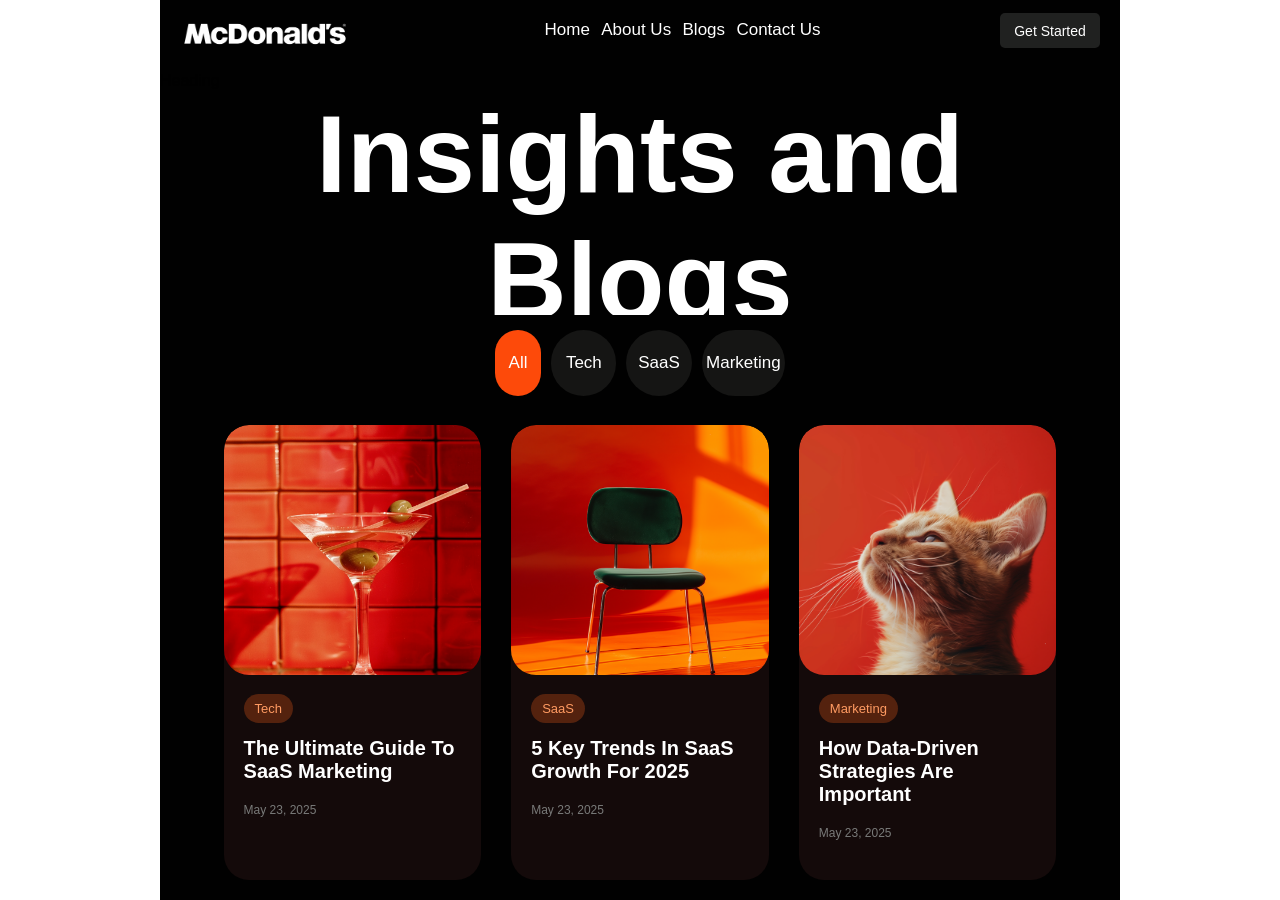
<file: index.html>
<!DOCTYPE html>
<html lang="en">

<head>
    <meta charset="UTF-8">
    <meta name="viewport" content="width=device-width, initial-scale=1.0">
    <title>Document</title>
    <link rel="stylesheet" href="style.css">
</head>

<body>
    <div class="main">
        <div class="nav">
            <div class="logo">
                <img src="./logo.png" alt="">
            </div>
            <div class="menu">
                <p class="home">Home</p>
                <p class="aboutus">About Us</p>
                <p class="blogs">Blogs</p>
                <p class="contactus">Contact Us</p>
            </div>
            <button class="getstarted">Get Started</button>
        </div>
        <div class="heading">Heading
            <h1>Insights and Blogs</h1>
        </div>
        <div class="buttons">
            <button class="btn1">All</button>
            <button class="btn2">Tech</button>
            <button class="btn3">SaaS</button>
            <button class="btn4">Marketing</button>
        </div>
        <div class="cards">
            <div class="card1">
                <img src="./glass.png" alt="">

                <div class="card-content">
                    <span>Tech</span>

                    <h2>The Ultimate Guide To SaaS Marketing</h2>

                    <p>May 23, 2025</p>
                </div>
            </div>
            <div class="card2">
                <img src="/chair.png" alt="">

                <div class="card-content">
                    <span>SaaS</span>

                    <h2>5 Key Trends In SaaS Growth For 2025</h2>

                    <p>May 23, 2025</p>
                </div>
            </div>
            <div class="card3">
                <img src="./cat.png" alt="">

                <div class="card-content">
                    <span>Marketing</span>

                    <h2>How Data-Driven <br> Strategies Are Important</h2>

                    <p>May 23, 2025</p>
                </div>
            </div>
        </div>

    </div>


</body>


</html>
</file>
<file: style.css>
* {
  margin: 0;
  padding: 0;
  box-sizing: border-box;
}

html,
body {
  height: 100%;
  width: 100%;
  font-family: Arial, sans-serif;
}
.main {
  height: 100%;
  width: 75%;
  margin: 0 auto;
  display: flex;
  flex-direction: column;
}
.logo img {
  height: 50px;
  width: 200px;
  margin-top: -11px;
  margin-left: -15px;
  object-fit: cover;
}
.nav {
  height: 8%;
  width: 100%;
  background-color: #010101;
  display: flex;
  justify-content: space-between;
  padding: 20px;
}
.menu {
  display: flex;
  width: 30%;
  justify-content: space-between;
}

.menu p {
  color: #ffffff;
  font-size: 17px;
  font-weight: 540;
}

.getstarted {
  background-color: #202120;
  border: none;
  height: 35px;
  width: 100px;
  color: #ffffff;
  border-radius: 5px;
  font-size: 14px;
  font-weight: 540;
  margin-top: -7px;
}

.heading {
  height: 27%;
  width: 100%;
  background-color: #010101;
}

.heading h1 {
  font-size: 110px;
  color: #ffffff;
  text-align: center;
  background-color: #010101;
}
.buttons {
  height: 10%;
  width: 100%;
  background-color: #010101;
  display: flex;
  justify-content: center;
  gap: 10px;
  padding: 15px;
}

.btn1,
.btn2,
.btn3,
.btn4 {
  background-color: #151514;
  border: none;
  border-radius: 50px;
  font-size: 17px;
  font-weight: 540;
}
.btn1 {
  background-color: #fd4a0a;
  height: 110%;
  width: 5%;
  color: #fff;
}
.btn2 {
  height: 110%;
  width: 7%;
  color: #fff;
}
.btn3 {
  height: 110%;
  width: 7%;
  color: #fff;
}
.btn4 {
  height: 110%;
  width: 9%;
  color: #fff;
}

.cards {
  height: 55%;
  width: 100%;
  background-color: #010101;
  display: flex;
  justify-content: center;
  gap: 30px;
  padding: 20px;
}

.card1,
.card2,
.card3 {
  height: 100%;
  width: 28%;
  background-color: #140a0a;
  border-radius: 25px;
  overflow: hidden;
}
.card1 img {
  width: 100%;
  height: 55%;
  object-fit: cover;
  border-radius: 25px;
}
.card2 img {
  width: 100%;
  height: 55%;
  object-fit: cover;
  border-radius: 25px;
}
.card3 img {
  width: 100%;
  height: 55%;
  object-fit: cover;
  border-radius: 25px;
}
.card-content {
  padding: 20px;
  color: #fff;
}
.card-content h2 {
  font-size: 20px;
  margin: 10px 0;
  padding: 10px 0;
}
p {
  font-size: 12px;
  color: #797a79;
}
span {
  font-size: 13px;
  color: #f6a739;
  background-color: #54220e;
  color: #ff9b62;
  padding: 7px 11px;
  border-radius: 50px;
  margin-top: 10px;
}
</file>
